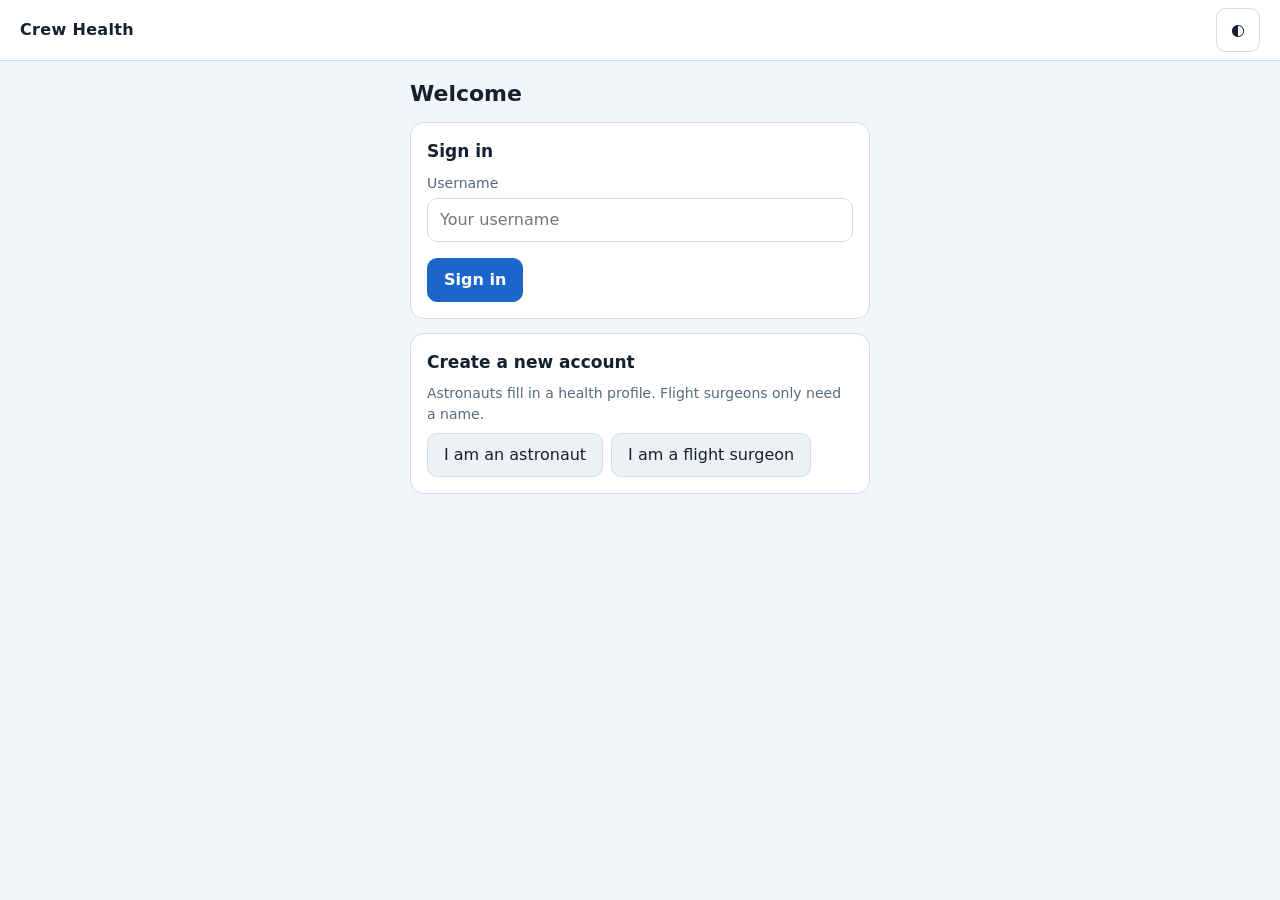
<file: frontend/index.html>
<!doctype html>
<html lang="en">
<head>
  <meta charset="utf-8">
  <meta name="viewport" content="width=device-width, initial-scale=1">
  <title>Crew Health</title>
  <link rel="stylesheet" href="css/theme.css">
</head>
<body>
<main id="app"></main>
<script type="module" src="js/home.js"></script>
</body>
</html>
</file>
<file: frontend/css/theme.css>
/* Shared look for every screen. Light by default; the sun/moon button switches to dark.
   Rule: green, amber and red mean status only. A status is never shown by colour alone:
   every coloured tile also carries a symbol. */
:root {
  --bg: #f2f5f9;
  --card: #ffffff;
  --card-2: #edf1f6;
  --line: #d3dbe6;
  --text: #15212f;
  --muted: #586a7c;
  --ok: #17824f;
  --watch: #9a6500;
  --act: #c62f2f;
  --accent: #1c66c9;
  --on-accent: #ffffff;
  --ok-bg: #dcf3e6;
  --watch-bg: #fdefc8;
  --act-bg: #fbdede;
  --neutral-bg: #e6ecf3;
  --body-fill: #e3e9f1;
  --pt-body: #343a78;      /* the 3D body's points */
  --pt-ok: #0fa688;
  --pt-watch: #e39a12;
  --pt-act: #e5383f;
  --pt-neutral: #7b80d9;
  --pt-quiet: #8a8fb5;
}
:root[data-theme="dark"] {
  --bg: #0b1118;
  --card: #141d28;
  --card-2: #1b2735;
  --line: #2a3a4c;
  --text: #e9eff5;
  --muted: #9db0c3;
  --ok: #3fc587;
  --watch: #f2b233;
  --act: #f25f5c;
  --accent: #6cb0ff;
  --on-accent: #06121f;
  --ok-bg: #12301f;
  --watch-bg: #3a2c0c;
  --act-bg: #3d1719;
  --neutral-bg: #1f2b3a;
  --body-fill: #1b2735;
  --pt-body: #c5c9f7;
  --pt-ok: #3fd9b6;
  --pt-watch: #ffc04d;
  --pt-act: #ff6168;
  --pt-neutral: #8e93ff;
  --pt-quiet: #7479a6;
}
* { box-sizing: border-box; }
body { margin: 0; background: var(--bg); color: var(--text); font: 16px/1.5 system-ui, -apple-system, "Segoe UI", sans-serif; }
main { margin: 0; padding: 16px 20px; }   /* full width of the screen */
h1 { font-size: 22px; margin: 0 0 12px; }
h2 { font-size: 17px; margin: 0 0 8px; }
h3 { font-size: 15px; margin: 0 0 6px; }
p { margin: 0 0 8px; }
a { color: var(--accent); }
[hidden] { display: none !important; }
.muted { color: var(--muted); font-size: 14px; }
.small { font-size: 13px; }

/* top bar */
.topbar { position: sticky; top: 0; z-index: 5; background: var(--card); border-bottom: 1px solid var(--line); }
.topbar-inner { padding: 8px 20px; display: flex; align-items: center; gap: 10px; flex-wrap: wrap; }
.brand { font-weight: 700; letter-spacing: 0.02em; margin-right: 8px; }
.topbar nav { display: flex; gap: 4px; flex-wrap: wrap; flex: 1; }
.topbar nav a { color: var(--muted); text-decoration: none; padding: 8px 10px; border-radius: 8px; }
.topbar nav a:hover { color: var(--text); background: var(--card-2); }
.topbar nav a.active { color: var(--text); background: var(--card-2); font-weight: 600; }

/* controls */
button, .button {
  min-height: 44px; padding: 8px 16px; border-radius: 10px; border: 1px solid var(--line);
  background: var(--card-2); color: var(--text); font: inherit; cursor: pointer; text-decoration: none;
  display: inline-flex; align-items: center; justify-content: center; gap: 6px;
}
button:hover, .button:hover { border-color: var(--accent); }
button:disabled { opacity: 0.6; cursor: default; }
button:focus-visible, a:focus-visible, input:focus-visible, textarea:focus-visible, select:focus-visible, [tabindex]:focus-visible { outline: 2px solid var(--accent); outline-offset: 2px; }
button.primary, button.selected { background: var(--accent); border-color: var(--accent); color: var(--on-accent); font-weight: 600; }
button.help { background: var(--act); border-color: var(--act); color: #fff; font-weight: 700; }
button.big { min-height: 64px; font-size: 20px; padding: 12px 28px; }
button.plain { background: transparent; }
button.icon { min-width: 44px; padding: 8px; }
input, textarea, select {
  width: 100%; min-height: 44px; padding: 8px 12px; border-radius: 10px; border: 1px solid var(--line);
  background: var(--card); color: var(--text); font: inherit;
}
textarea { min-height: 88px; resize: vertical; }
label { display: block; font-size: 14px; color: var(--muted); margin-bottom: 4px; }
input[type="range"] { padding: 0; min-height: 32px; accent-color: var(--accent); border: 0; }
input[type="checkbox"] { width: 22px; height: 22px; min-height: 0; accent-color: var(--accent); flex: none; }

/* layout */
.card { background: var(--card); border: 1px solid var(--line); border-radius: 14px; padding: 16px; margin-bottom: 14px; }
.row { display: flex; gap: 8px; flex-wrap: wrap; align-items: center; }
.between { justify-content: space-between; }
.grid-2 { display: grid; grid-template-columns: repeat(auto-fit, minmax(300px, 1fr)); gap: 14px; margin-bottom: 14px; }
.grid-2 > .card { margin-bottom: 0; }
.fields { display: grid; grid-template-columns: repeat(auto-fit, minmax(200px, 1fr)); gap: 12px; margin-bottom: 12px; }
.chip { font-size: 13px; padding: 4px 10px; border-radius: 999px; background: var(--card-2); color: var(--muted); white-space: nowrap; }
.narrow { max-width: 460px; margin-left: auto; margin-right: auto; }

/* status */
.badge { font-size: 13px; font-weight: 600; padding: 2px 10px; border-radius: 999px; white-space: nowrap; }
.badge.ok { color: var(--ok); background: var(--ok-bg); }
.badge.watch { color: var(--watch); background: var(--watch-bg); }
.badge.act { color: var(--act); background: var(--act-bg); }
.badge.neutral { color: var(--muted); background: var(--neutral-bg); }
.banner { border: 2px solid var(--act); background: var(--act-bg); }
.banner h2 { color: var(--act); }
.gentle { border-color: var(--accent); background: var(--neutral-bg); }
.good { border: 2px solid var(--ok); background: var(--ok-bg); }
.good h2 { color: var(--ok); }

/* vitals tiles: name, big number, background colour and a symbol */
.tiles { display: grid; grid-template-columns: repeat(auto-fill, minmax(128px, 1fr)); gap: 8px; }
.tile { position: relative; text-align: left; display: block; min-height: 0; padding: 10px 12px; border-radius: 12px; border: 2px solid transparent; background: var(--neutral-bg); width: 100%; }
.tile .name { font-size: 13px; color: var(--muted); padding-right: 22px; }
.tile .number { font-size: 26px; font-weight: 700; line-height: 1.15; }
.tile .unit { font-size: 13px; font-weight: 400; color: var(--muted); margin-left: 3px; }
.tile .mark { position: absolute; top: 8px; right: 10px; font-weight: 700; font-size: 15px; }
.tile.ok { background: var(--ok-bg); } .tile.ok .mark { color: var(--ok); }
.tile.watch { background: var(--watch-bg); } .tile.watch .mark { color: var(--watch); }
.tile.act { background: var(--act-bg); border-color: var(--act); } .tile.act .mark { color: var(--act); }
.tile.open { border-color: var(--accent); }

/* small statistics: radiation, exercise, mood */
.stat { border-top: 1px solid var(--line); padding: 10px 0; }
.stat:first-of-type { border-top: 0; }
.stat .figure { font-size: 20px; font-weight: 700; }
.bar { height: 10px; border-radius: 999px; background: var(--neutral-bg); overflow: hidden; margin: 6px 0; }
.bar > span { display: block; height: 100%; border-radius: 999px; background: var(--accent); }
.week { display: flex; gap: 4px; align-items: flex-end; height: 34px; }
.week span { width: 14px; border-radius: 4px 4px 0 0; background: var(--muted); opacity: 0.55; }
.week span:last-child { opacity: 1; }

.rings { display: flex; gap: 16px; align-items: center; flex-wrap: wrap; margin: 8px 0; }
.ring { text-align: center; width: 96px; }
.ring svg { width: 76px; height: 76px; display: block; margin: 0 auto 2px; }
.ring-track { fill: none; stroke: var(--neutral-bg); stroke-width: 8; }
.ring-fill { fill: none; stroke: var(--accent); stroke-width: 8; stroke-linecap: round; }
.ring-figure { font-size: 17px; font-weight: 700; fill: var(--text); }

/* checklist */
.steps { list-style: none; margin: 8px 0 12px; padding: 0; }
.steps li { border-top: 1px solid var(--line); }
.steps label { display: flex; gap: 12px; align-items: center; padding: 12px 0; font-size: 16px; color: var(--text); margin: 0; cursor: pointer; }
.steps input:checked + span { color: var(--muted); text-decoration: line-through; }

/* daily check-in tasks */
.task { width: 100%; display: flex; justify-content: space-between; align-items: center; gap: 10px; text-align: left; margin-bottom: 8px; padding: 14px 16px; background: var(--card); }
.task.done { background: var(--neutral-bg); color: var(--muted); border-style: dashed; }
.question { border-top: 1px solid var(--line); padding: 14px 0; }
.question:first-of-type { border-top: 0; }

/* body figures */
.bodymap, .organs { width: 100%; height: auto; display: block; }
.bodymap .part { fill: var(--body-fill); stroke: var(--muted); stroke-width: 1.2; cursor: pointer; }
.bodymap .part:hover { stroke: var(--accent); stroke-width: 2; }
.bodymap .part.picked { fill: var(--accent); stroke: var(--accent); }
.bodymap text, .organs text { fill: var(--muted); font-size: 12px; }
.organs { max-width: 300px; margin: 0 auto; }
.organs .skin { fill: var(--body-fill); stroke: var(--line); stroke-width: 1.5; }
.organs .organ { fill: var(--neutral-bg); stroke: var(--muted); stroke-width: 1.5; cursor: pointer; }
.organs .organ.ok { fill: var(--ok-bg); stroke: var(--ok); }
.organs .organ.watch { fill: var(--watch-bg); stroke: var(--watch); stroke-width: 2.5; }
.organs .organ.act { fill: var(--act-bg); stroke: var(--act); stroke-width: 3; }
.organs .organ.neutral { fill: var(--neutral-bg); stroke: var(--muted); }
.organs .bone { fill: none; stroke-linecap: round; stroke-width: 7; }
.organs .glow { fill: none; stroke: var(--line); stroke-width: 2; stroke-dasharray: 6 6; cursor: pointer; }
.organs .glow.ok { stroke: var(--ok); }
.organs .glow.watch { stroke: var(--watch); stroke-width: 3.5; }
.organs .glow.act { stroke: var(--act); stroke-width: 5; }
.organs .focus { stroke: var(--accent) !important; stroke-width: 3.5 !important; }
.organs .pain { fill: var(--card); stroke: var(--act); stroke-width: 2.5; pointer-events: none; }
.legend { display: flex; gap: 12px; flex-wrap: wrap; justify-content: center; font-size: 13px; color: var(--muted); margin-top: 8px; }
.legend i { display: inline-block; width: 12px; height: 12px; border-radius: 50%; margin-right: 5px; vertical-align: -1px; border: 2px solid; }

/* home screen: the 3D body gets the larger, left column and the full screen height */
.home-grid { display: grid; grid-template-columns: minmax(0, 1.35fr) minmax(320px, 1fr); gap: 14px; margin-bottom: 14px; align-items: start; }
.home-grid > .card { margin-bottom: 0; }
.figure-card { position: sticky; top: 64px; display: flex; flex-direction: column; height: calc(100vh - 80px); min-height: 560px; }
.figure-box { flex: 1; min-height: 0; display: flex; }

/* the 3D body (js/organs.js, from the teammate's version) */
.stage { position: relative; flex: 1; min-height: 0; display: grid; grid-template-columns: minmax(0, 1fr) 208px; }
.stage-frame { position: relative; min-width: 0; min-height: 0; }
.stage-frame::before { content: ""; position: absolute; left: 8%; right: 8%; bottom: 5%; height: 9%; border-radius: 50%; background: radial-gradient(closest-side, color-mix(in srgb, var(--pt-body) 20%, transparent), transparent); pointer-events: none; }
.stage-view { position: absolute; inset: 0; touch-action: pan-y; cursor: grab; -webkit-user-select: none; user-select: none; }
.stage-view canvas { position: absolute; inset: 0; width: 100%; height: 100%; display: block; opacity: 0; transition: opacity 0.9s ease; }
.stage.ready canvas { opacity: 1; }
.stage.flat .stage-view { display: grid; place-items: center; padding: 24px; text-align: center; }
.stage-lines { position: absolute; inset: 0; width: 100%; height: 100%; pointer-events: none; overflow: visible; }
.stage-lines path { fill: none; stroke: var(--muted); stroke-width: 1; opacity: 0.4; transition: opacity 0.25s; }
.stage-lines circle { fill: var(--bg); stroke: var(--muted); stroke-width: 1; opacity: 0.7; transition: opacity 0.25s; }
.stage-lines .lit { stroke: var(--text); opacity: 1; }
.stage-lines .off { opacity: 0; }
.stage-rail { list-style: none; margin: 0; padding: 0; align-self: center; display: grid; gap: 4px; position: relative; z-index: 1; }
.organ-key { display: grid; grid-template-columns: 10px minmax(0, 1fr) auto; column-gap: 10px; row-gap: 0; align-items: center; justify-content: stretch; text-align: left; width: 100%; min-height: 0; padding: 9px 13px; border-radius: 16px; border-color: transparent; background: transparent; }
.organ-key .dot { width: 10px; height: 10px; border-radius: 50%; background: var(--pt-neutral); }
.organ-key.ok .dot { background: var(--pt-ok); }
.organ-key.watch .dot { background: var(--pt-watch); }
.organ-key.act .dot { background: var(--pt-act); }
.organ-key .name { font-weight: 700; line-height: 1.25; }
.organ-key .mark { font-weight: 700; font-size: 14px; color: var(--muted); }
.organ-key.ok .mark { color: var(--ok); }
.organ-key.watch .mark { color: var(--watch); }
.organ-key.act .mark { color: var(--act); }
.organ-key .feeds { grid-column: 2 / 4; font-size: 12.5px; line-height: 1.3; color: var(--muted); }
.organ-key:hover, .organ-key.near { background: var(--card-2); border-color: var(--line); }
.organ-key.chosen { background: var(--text); border-color: var(--text); color: var(--bg); }
.organ-key.chosen .feeds, .organ-key.chosen .mark { color: color-mix(in srgb, var(--bg) 72%, transparent); }
.stage-tools { position: absolute; left: 0; bottom: 0; display: flex; gap: 6px; z-index: 1; }
.stage-hint { position: absolute; left: 0; top: 0; margin: 0; font-size: 13px; color: var(--muted); pointer-events: none; }
.stage-lens { position: absolute; left: -86px; top: -86px; width: 172px; height: 172px; border-radius: 50%; pointer-events: none; scale: 0; transition: scale 0.4s cubic-bezier(0.2, 0.8, 0.2, 1); -webkit-backdrop-filter: invert(1) hue-rotate(180deg); backdrop-filter: invert(1) hue-rotate(180deg); }
.stage-lens.on { scale: 1; }
.stage-lens.on.down { scale: 0.86; }
@supports not ((backdrop-filter: invert(1)) or (-webkit-backdrop-filter: invert(1))) {
  .stage-lens { background: #fff; mix-blend-mode: difference; }
}
@media (max-width: 980px) {
  .home-grid { grid-template-columns: minmax(0, 1fr); }
  .figure-card { position: static; height: auto; min-height: 0; }
  .stage { grid-template-columns: minmax(0, 1fr); }
  .stage-frame { height: min(64vh, 620px); min-height: 400px; }
  .stage-rail { grid-template-columns: repeat(auto-fill, minmax(168px, 1fr)); margin-top: 8px; }
  .stage-lines { display: none; }
}

/* charts */
.chart-wrap { max-width: 560px; }
.chart { width: 100%; height: auto; display: block; }
.chart .band { fill: var(--ok-bg); }
.chart .grid { stroke: var(--line); stroke-width: 1; }
.chart .axis { stroke: var(--muted); stroke-width: 1.2; }
.chart .line { fill: none; stroke: var(--accent); stroke-width: 2.2; stroke-linejoin: round; stroke-linecap: round; }
.chart .line.out { stroke: var(--act); }
.chart .average { stroke: var(--muted); stroke-width: 1.5; stroke-dasharray: 5 4; }
.chart text { fill: var(--muted); font-size: 11px; }
.chart .title { font-size: 12px; fill: var(--text); }

/* Earth link messages */
.message { border-top: 1px solid var(--line); padding: 10px 0; }
.message summary { cursor: pointer; display: flex; gap: 10px; align-items: center; flex-wrap: wrap; list-style: none; min-height: 32px; }
.message summary::-webkit-details-marker { display: none; }
.message .body { white-space: pre-wrap; margin: 8px 0 0; color: var(--muted); font-size: 14px; }
.message.from-earth summary strong { color: var(--accent); }
.message.emergency summary strong { color: var(--act); }
.feedback { border-left: 4px solid var(--accent); background: var(--neutral-bg); padding: 8px 12px; border-radius: 0 8px 8px 0; margin-top: 8px; white-space: pre-wrap; }
.error { color: var(--act); font-size: 14px; min-height: 0; }

table { width: 100%; border-collapse: collapse; font-size: 14px; }
th, td { text-align: left; padding: 6px 8px; border-top: 1px solid var(--line); }
th { color: var(--muted); font-weight: 600; }
.scroll { overflow-x: auto; }

@media (max-width: 560px) {
  main { padding: 12px; }
  .topbar-inner { padding: 8px 12px; }
}
</file>
